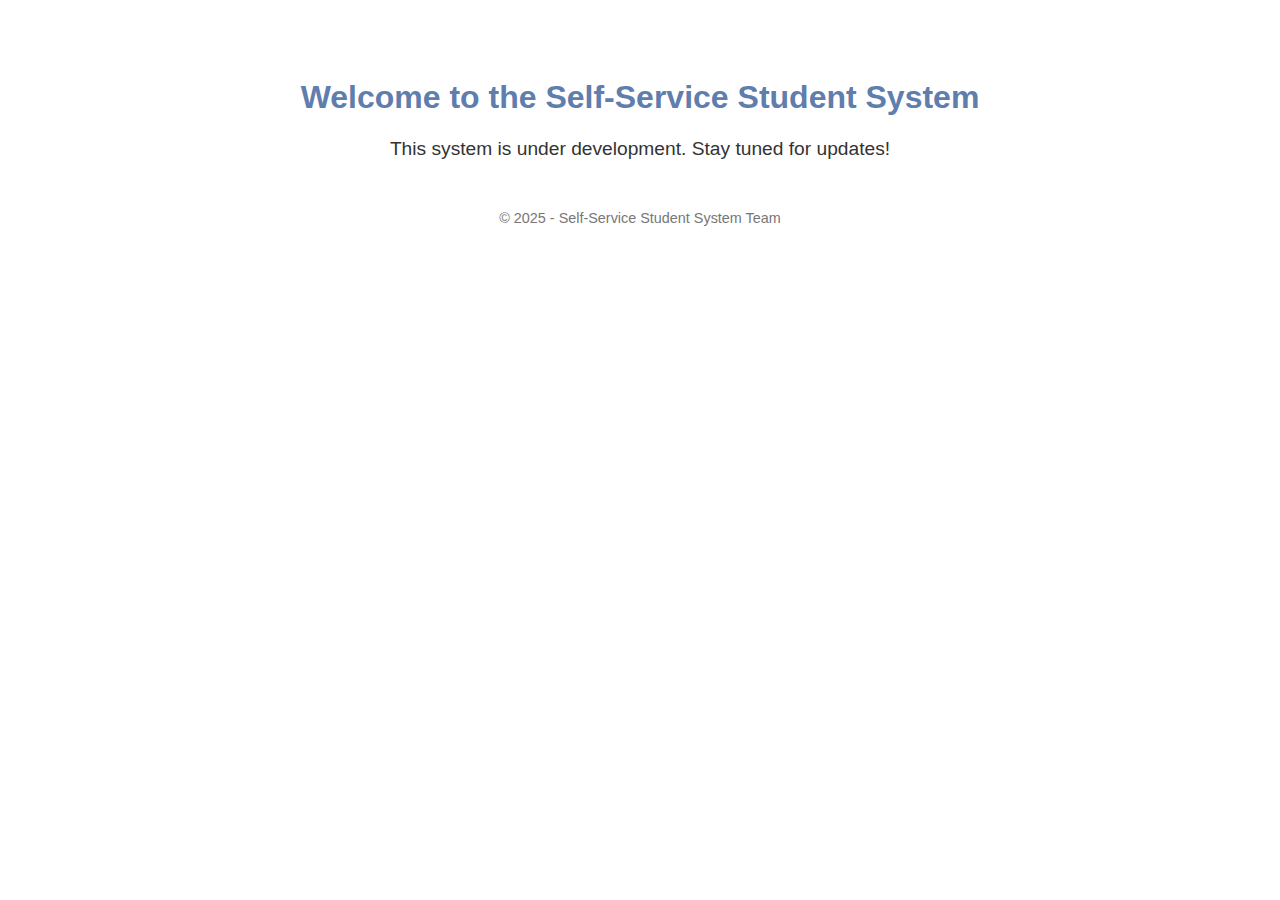
<file: index.html>
<!DOCTYPE html>
<html lang="en">
<head>
    <meta charset="UTF-8">
    <meta name="viewport" content="width=device-width, initial-scale=1.0">
    <title>Self-Service Student System</title>
    <style>
        body {
            font-family: Arial, sans-serif;
            text-align: center;
            padding: 50px;
        }
        h1 {
            color: #5f7dad;
        }
        p {
            font-size: 1.2em;
            color: #333;
        }
        footer {
            margin-top: 50px;
            font-size: 0.9em;
            color: #777;
        }
    </style>
</head>
<body>
    <h1>Welcome to the Self-Service Student System</h1>
    <p>This system is under development. Stay tuned for updates!</p>
    <footer>
        &copy; 2025 - Self-Service Student System Team
    </footer>
</body>
</html>
</file>
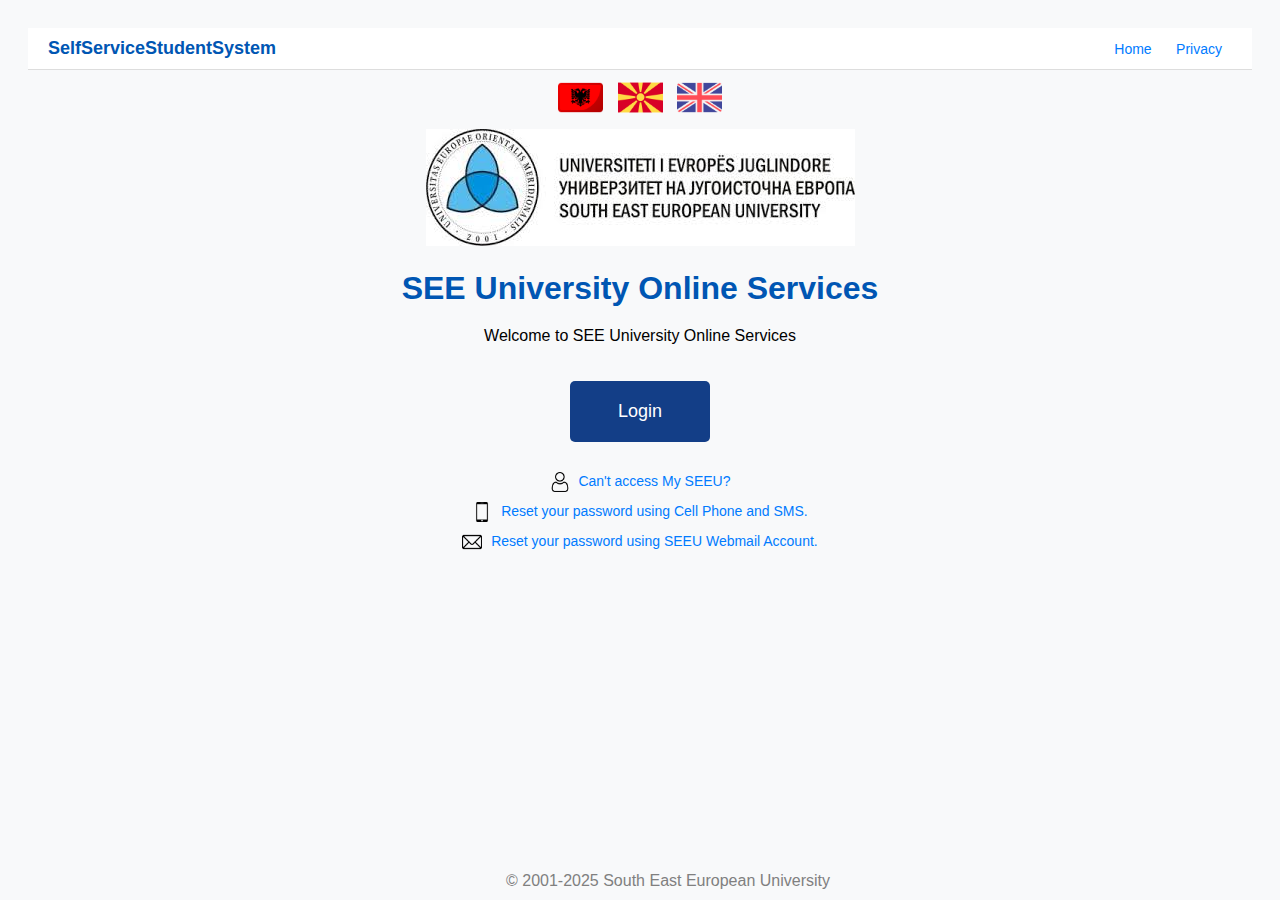
<file: homepage.html>
<!DOCTYPE html>
<html lang="en">
<head>
    <meta charset="UTF-8">
    <meta name="viewport" content="width=device-width, initial-scale=1.0">
    <title>Login Page</title>
    <style>
        body {
            font-family: Verdana, sans-serif;
            text-align: center;
            background-color: #f8f9fa;
            padding: 20px;
        }
        .header {
            display: flex;
            justify-content: space-between;
            align-items: center;
            padding: 10px 20px;
            background-color: #fff;
            border-bottom: 1px solid #ddd;
        }
        .header h1 {
            font-size: 18px;
            margin: 0;
        }
        .header nav a {
            margin: 0 10px;
            text-decoration: none;
            color: #007bff;
            font-size: 14px;
        }
        .flags img {
            width: 45px;
            margin: 5px;
        }
        .flags a {
            text-decoration: none;
        }
        h1 {
            color: #0056b3;
            margin: 20px 0;
        }
        .login-btn {
            display: inline-block;
            margin: 20px 0;
            padding: 20px 20px;
            background-color: #133E87;
            color: #fff;
            border: none;
            border-radius: 5px;
            font-size: 18px;
            text-decoration: none;
            cursor: pointer;
            width: 100px;
            text-align: center;
            white-space: nowrap;
        }
        .login-btn:hover {
            background-color: #0056b3;
        }
        .support p {
            margin: 10px 0;
            font-size: 14px;
            color: #555;
        }
        .support a {
            color: #007bff;
            text-decoration: none;
        }
        .support a:hover {
            text-decoration: underline;
        }
        .modal {
            display: none;
            position: fixed;
            z-index: 1;
            left: 0;
            top: 0;
            width: 100%;
            height: 100%;
            overflow: auto;
            background-color: rgba(0, 0, 0, 0.4);
        }
        .modal-content {
            background-color: #fff;
            margin: 15% auto;
            padding: 20px;
            border: 1px solid #888;
            width: 50%;
            border-radius: 10px;
            text-align: center;
            box-shadow: 0 4px 8px rgba(0, 0, 0, 0.2);
        }
        .close {
            color: #aaa;
            float: right;
            font-size: 28px;
            font-weight: bold;
            cursor: pointer;
        }
        .close:hover,
        .close:focus {
            color: black;
            text-decoration: none;
            cursor: pointer;
        }

        footer {
            margin-top: 30px;
            position: fixed;
            bottom: 0;
            width: 100%;
            background-color: #f8f9fa;
            text-align: center;
            color: gray;
            padding: 10px 0;
        }
    </style>
</head>
<body>
    
    <div class="header">
        <h1>SelfServiceStudentSystem</h1>
        <nav>
            <a href="#">Home</a>
            <a href="#">Privacy</a>
        </nav>
    </div>

    <div class="flags">
        <a href="#" data-lang="sq" title="Shqip">
            <img src="/images/flag-al.png" alt="Shqip">
        </a>
        <a href="#" data-lang="mk" title="Македонски">
            <img src="/images/flag-mk.png" alt="Македонски">
        </a>
        <a href="#" data-lang="en" title="English">
            <img src="/images/flag-uk.png" alt="English">
        </a>
    </div>

    <img src="/images/university-logo.png" alt="University Logo" class="university-logo">

    <h1 id="title">SEE University Online Services</h1>
    <p id="welcome">Welcome to SEE University Online Services</p>
    <a href="loginpage.html" id="login-btn" class="login-btn">Login</a>

    <div class="support">
        <p id="cant-access">
            <a href="#" onclick="openModal('modal-cant-access')">
                <span class="icon">
                    <img src="/images/user.png" alt="Account Icon" style="width: 20px; vertical-align:middle; margin-right: 5px;">
                </span>
                <span class="text">Can't access My SEEU?</span>
            </a>
        </p>
        <p id="reset-sms">
            <a href="#" onclick="openModal('modal-reset-sms')">
                <span class="icon">
                    <img src="/images/phone-icon.png" alt="Phone Icon" style="width: 20px; vertical-align: middle; margin-right: 5px;">
                </span>
                <span class="text">Reset your password using Cell Phone and SMS.</span>
            </a>
        </p>
        <p id="reset-email">
            <a href="#" onclick="openModal('modal-reset-email')">
                <span class="icon">
                    <img src="/images/email-icon.png" alt="Email Icon" style="width: 20px; vertical-align: middle; margin-right: 5px;">
                </span>
                <span class="text">Reset your password using SEEU Webmail Account.</span>
            </a>
        </p>
    </div>

   
    <div id="modal-cant-access" class="modal">
        <div class="modal-content">
            <span class="close" onclick="closeModal('modal-cant-access')">&times;</span>
            <h2></h2>
            <p></p>
            <input type="text" id="phone-number" placeholder="Enter your phone number" style="padding: 8px; width: 80%; margin: 10px 0;">
            <button onclick="sendPhoneNumber()">Send</button>
            <button onclick="closeModal('modal-cant-access')">Close</button>
        </div>
    </div>

    <div id="modal-reset-sms" class="modal">
        <div class="modal-content">
            <span class="close" onclick="closeModal('modal-reset-sms')">&times;</span>
            <h2></h2>
            <p></p>
            <input type="text" id="sms-phone-number" placeholder="Enter your phone number" style="padding: 8px; width: 80%; margin: 10px 0;">
            <button onclick="sendSMS()">Send</button>
            <button onclick="closeModal('modal-reset-sms')">Close</button>
        </div>
    </div>

    <div id="modal-reset-email" class="modal">
        <div class="modal-content">
            <span class="close" onclick="closeModal('modal-reset-email')">&times;</span>
            <h2></h2>
            <p></p>
            <input type="email" id="email-address" placeholder="Enter your email address" style="padding: 8px; width: 80%; margin: 10px 0;">
            <button onclick="sendEmail()">Send</button>
            <button onclick="closeModal('modal-reset-email')">Close</button>
        </div>
    </div>

    <script>
        const translations = {
            en: {
                title: "SEE University Online Services",
                welcome: "Welcome to SEE University Online Services",
                login: "Login",
                cantAccess: "Can't access My SEEU?",
                resetSMS: "Reset your password using Cell Phone and SMS.",
                resetEmail: "Reset your password using SEEU Webmail Account."
            },
            sq: {
                title: "Shërbimet Online të Universitetit",
                welcome: "Mirësevini në Shërbimet Online të Universitetit",
                login: "Hyr",
                cantAccess: "Nuk mund të qaseni në My SEEU?",
                resetSMS: "Rivendosni fjalëkalimin duke përdorur celular dhe SMS.",
                resetEmail: "Rivendosni fjalëkalimin duke përdorur SEEU Webmail."
            },
            mk: {
                title: "Услуги на Универзитетот",
                welcome: "Добредојдовте во Онлајн Услугите на Универзитетот",
                login: "Најава",
                cantAccess: "Не можете да пристапите до My SEEU?",
                resetSMS: "Ресетирајте ја лозинката користејќи мобилен телефон и СМС.",
                resetEmail: "Ресетирајте ја лозинката користејќи SEEU Webmail."
            }
        };

        let currentLanguage = "en";

        function changeLanguage(lang) {
            currentLanguage = lang;
            document.getElementById("title").textContent = translations[lang].title;
            document.getElementById("welcome").textContent = translations[lang].welcome;
            document.getElementById("login-btn").textContent = translations[lang].login;
            document.getElementById("cant-access").querySelector('.text').textContent = translations[lang].cantAccess;
            document.getElementById("reset-sms").querySelector('.text').textContent = translations[lang].resetSMS;
            document.getElementById("reset-email").querySelector('.text').textContent = translations[lang].resetEmail;
        }

        function openModal(id) {
            const modal = document.getElementById(id);
            modal.style.display = "block";
            const titleKey = id === "modal-cant-access" ? "cantAccess" : id === "modal-reset-sms" ? "resetSMS" : "resetEmail";
            modal.querySelector("h2").textContent = translations[currentLanguage][titleKey];
            modal.querySelector("p").textContent = translations[currentLanguage][titleKey];
        }

        function closeModal(id) {
            document.getElementById(id).style.display = "none";
        }

        document.querySelectorAll('.flags a').forEach(flag => {
            flag.addEventListener('click', e => {
                e.preventDefault();
                changeLanguage(flag.getAttribute('data-lang'));
            });
        });

        function sendPhoneNumber() {
            const phoneNumber = document.getElementById("phone-number").value;
            alert(`Phone number sent: ${phoneNumber}`);
        }

        function sendSMS() {
            const smsPhoneNumber = document.getElementById("sms-phone-number").value;
            alert(`SMS sent to: ${smsPhoneNumber}`);
        }

        function sendEmail() {
            const emailAddress = document.getElementById("email-address").value;
            alert(`Email sent to: ${emailAddress}`);
        }

        window.onclick = function (event) {
            document.querySelectorAll(".modal").forEach(modal => {
                if (event.target === modal) {
                    modal.style.display = "none";
                }
            });
        };
    </script>

    <footer>
        &copy; 2001-2025 South East European University
    </footer>
</body>
</html>
</file>
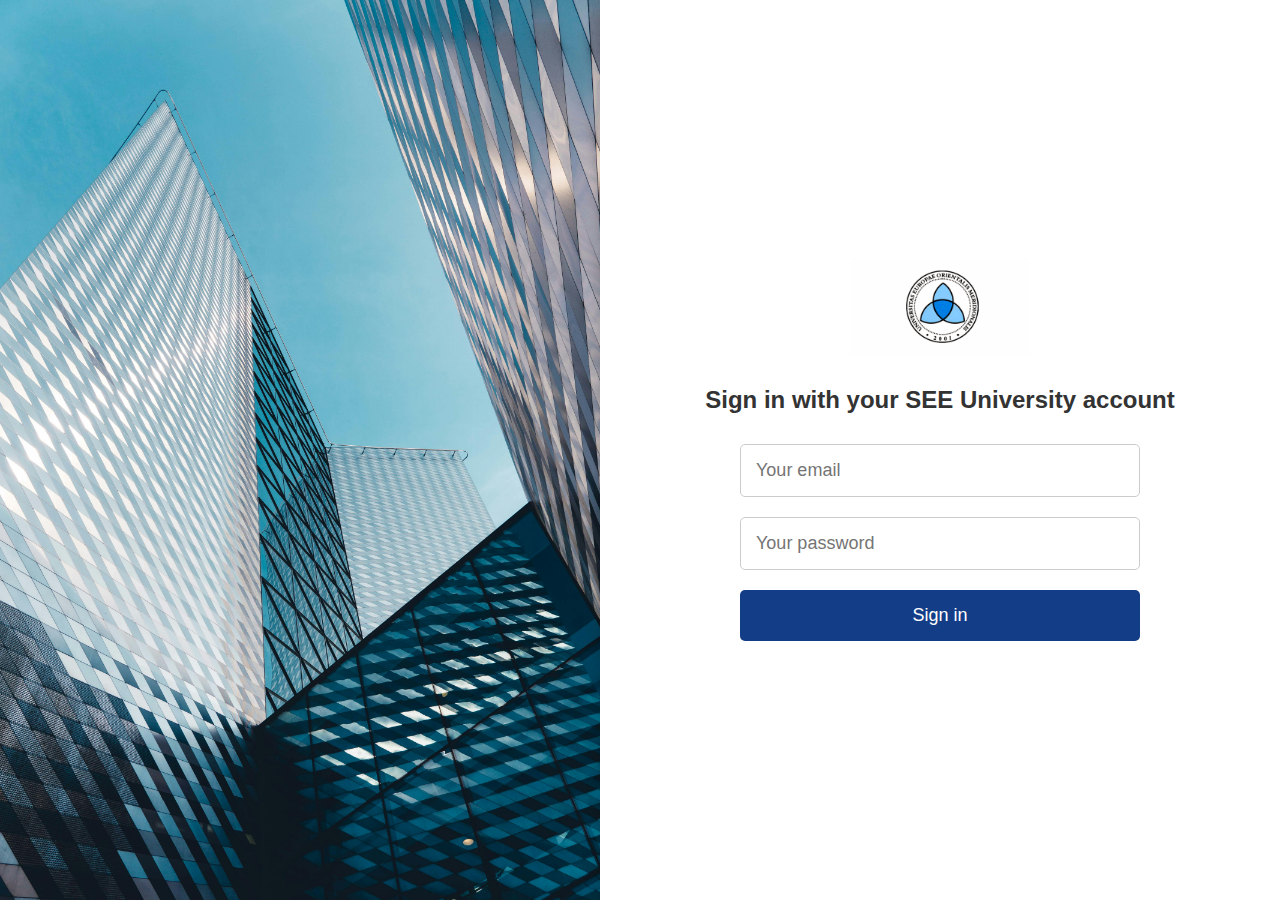
<file: loginpage.html>
<!DOCTYPE html>
<html lang="en">
<head>
  <meta charset="UTF-8">
  <meta name="viewport" content="width=device-width, initial-scale=1.0">
  <title>SEE University Login</title>
  <style>
    * {
      margin: 0;
      padding: 0;
      box-sizing: border-box;
    }

    body {
      font-family: Arial, sans-serif;
      height: 100vh;
      display: flex;
      background-color: #e6f0ff;
    }

    .container {
      display: flex;
      width: 100%;
      height: 100vh;
    }

    .left-section {
      flex: 1;
      background: url('/images/background.jpg') no-repeat center center;
      background-size: cover;
    }

    .right-section {
      flex: 1;
      background-color: white;
      display: flex;
      flex-direction: column;
      align-items: center;
      justify-content: center;
      padding: 40px;
      box-shadow: -5px 0 10px rgba(0, 0, 0, 0.1);
    }

    .right-section .logo {
      width: 180px; /* Rritja e logos në 180px */
      height: auto;
      margin-bottom: 30px;
    }

    .right-section h2 {
      font-size: 24px;
      color: #333;
      margin-bottom: 30px;
      text-align: center;
    }

    form {
      width: 100%;
      max-width: 400px;
      display: flex;
      flex-direction: column;
    }

    input {
      padding: 15px;
      font-size: 18px;
      margin-bottom: 20px;
      border: 1px solid #ccc;
      border-radius: 5px;
    }

    button {
      padding: 15px;
      font-size: 18px;
      color: white;
      background-color: #133E87;
      border: none;
      border-radius: 5px;
      cursor: pointer;
      transition: background-color 0.3s;
    }

    button:hover {
      background-color: #466d8a;
    }
  </style>
</head>
<body>
  <div class="container">

    <div class="left-section"></div>
    

    <div class="right-section">
      <img src="/images/uni-logo.png" alt="University Logo" class="logo">
      <h2>Sign in with your SEE University account</h2>
      <form action="#" method="post">
        <input type="email" placeholder="Your email"  required>
        <input type="password" placeholder="Your password" required>
        <button type="submit">Sign in</button>
      </form>
    </div>
  </div>
</body>
</html>
</file>
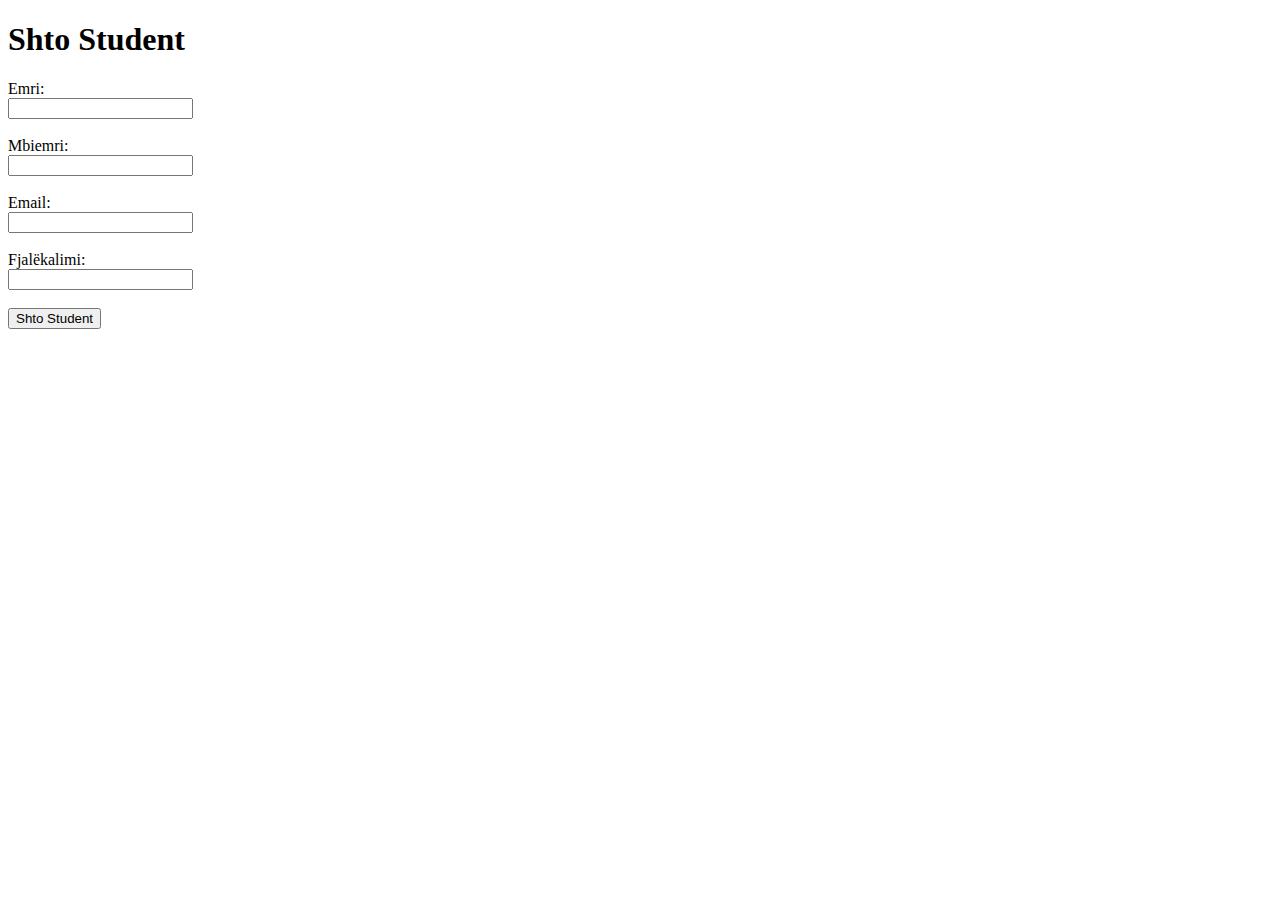
<file: Properties/wwwroot/AddStudent.html>
﻿<!DOCTYPE html>
<html lang="en">
<head>
    <meta charset="UTF-8">
    <meta name="viewport" content="width=device-width, initial-scale=1.0">
    <title>Shto Student</title>
</head>
<body>
    <h1>Shto Student</h1>
    <form id="addStudentForm">
        <label for="firstName">Emri:</label><br>
        <input type="text" id="firstName" name="firstName" required><br><br>

        <label for="lastName">Mbiemri:</label><br>
        <input type="text" id="lastName" name="lastName" required><br><br>

        <label for="email">Email:</label><br>
        <input type="email" id="email" name="email" required><br><br>

        <label for="password">Fjalëkalimi:</label><br>
        <input type="password" id="password" name="password" required><br><br>

        <button type="submit">Shto Student</button>
    </form>

    <script>
        document.getElementById("addStudentForm").addEventListener("submit", function(event) {
            event.preventDefault();

            const student = {
                firstName: document.getElementById("firstName").value,
                lastName: document.getElementById("lastName").value,
                email: document.getElementById("email").value,
                password: document.getElementById("password").value
            };

            fetch("https://localhost:7075/api/Students", {
                method: "POST",
                headers: {
                    "Content-Type": "application/json"
                },
                body: JSON.stringify(student)
            })
            .then(response => response.json())
            .then(data => {
                alert("Studenti u shtua me sukses!");
                console.log(data);
            })
            .catch(error => {
                alert("Ndodhi një gabim gjatë shtimit të studentit.");
                console.error(error);
            });
        });
    </script>
</body>
</html>
</file>
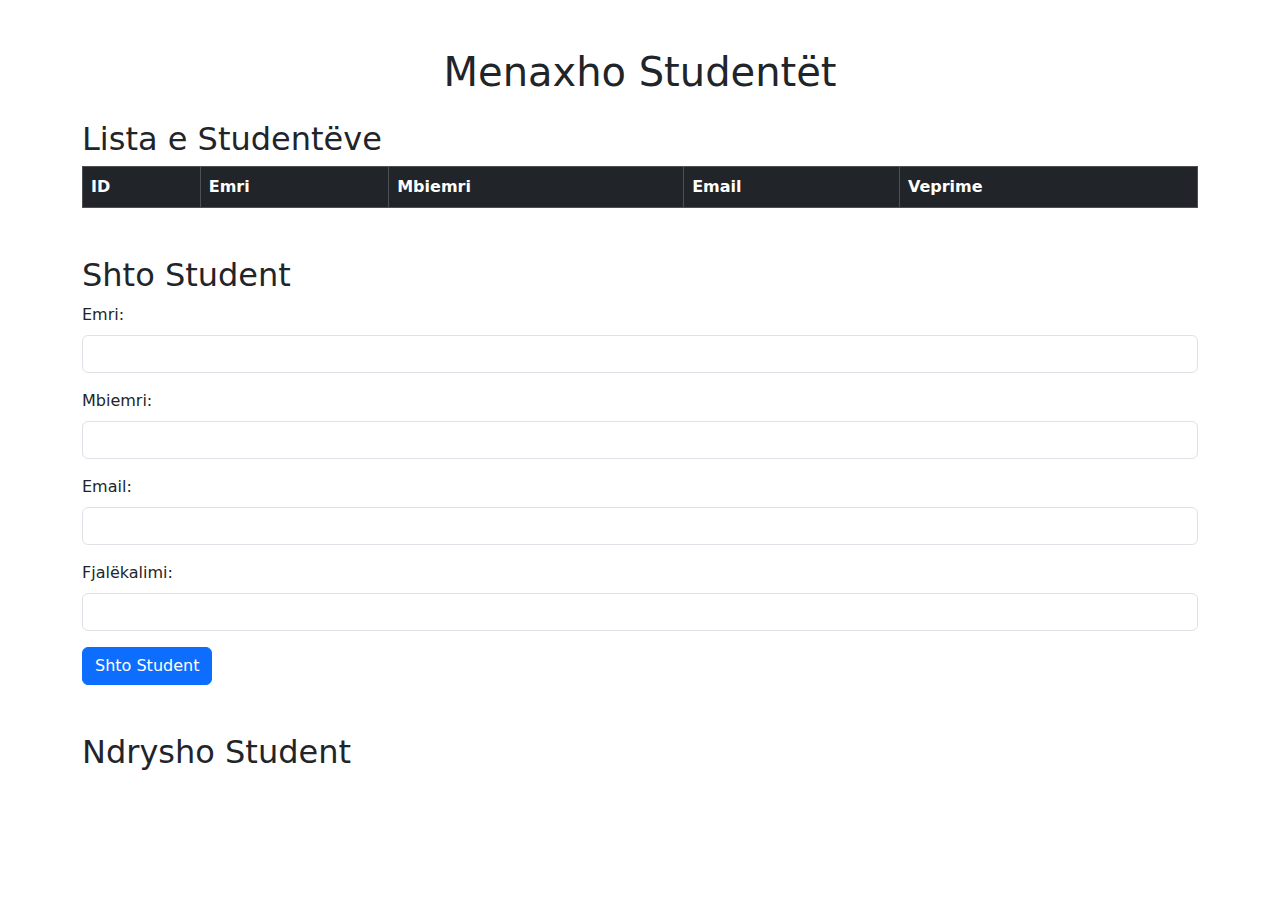
<file: Properties/wwwroot/ManagesStudents.html>
﻿<!DOCTYPE html>
<html lang="en">
<head>
    <meta charset="UTF-8">
    <meta name="viewport" content="width=device-width, initial-scale=1.0">
    <title>Menaxhimi i Studentëve</title>
    <!-- Bootstrap CSS -->
    <link href="https://cdn.jsdelivr.net/npm/bootstrap@5.3.0-alpha3/dist/css/bootstrap.min.css" rel="stylesheet">
</head>
<body class="container my-5">
    <h1 class="text-center mb-4">Menaxho Studentët</h1>

    <!-- Lista e Studentëve -->
    <h2>Lista e Studentëve</h2>
    <table class="table table-bordered">
        <thead class="table-dark">
            <tr>
                <th>ID</th>
                <th>Emri</th>
                <th>Mbiemri</th>
                <th>Email</th>
                <th>Veprime</th>
            </tr>
        </thead>
        <tbody id="studentsTable">
            <!-- Rreshtat do të shtohen automatikisht -->
        </tbody>
    </table>

    <!-- Forma për shtim -->
    <h2 class="mt-5">Shto Student</h2>
    <form id="addStudentForm" class="mb-4">
        <div class="mb-3">
            <label for="firstName" class="form-label">Emri:</label>
            <input type="text" id="firstName" name="firstName" class="form-control" required>
        </div>
        <div class="mb-3">
            <label for="lastName" class="form-label">Mbiemri:</label>
            <input type="text" id="lastName" name="lastName" class="form-control" required>
        </div>
        <div class="mb-3">
            <label for="email" class="form-label">Email:</label>
            <input type="email" id="email" name="email" class="form-control" required>
        </div>
        <div class="mb-3">
            <label for="password" class="form-label">Fjalëkalimi:</label>
            <input type="password" id="password" name="password" class="form-control" required>
        </div>
        <button type="submit" class="btn btn-primary">Shto Student</button>
    </form>

    <!-- Forma për ndryshim -->
    <h2 class="mt-5">Ndrysho Student</h2>
    <form id="editStudentForm" style="display: none;" class="mb-4">
        <input type="hidden" id="editStudentId">
        <div class="mb-3">
            <label for="editFirstName" class="form-label">Emri:</label>
            <input type="text" id="editFirstName" class="form-control" required>
        </div>
        <div class="mb-3">
            <label for="editLastName" class="form-label">Mbiemri:</label>
            <input type="text" id="editLastName" class="form-control" required>
        </div>
        <div class="mb-3">
            <label for="editEmail" class="form-label">Email:</label>
            <input type="email" id="editEmail" class="form-control" required>
        </div>
        <button type="submit" class="btn btn-success">Ruaj Ndryshimet</button>
        <button type="button" class="btn btn-secondary" onclick="cancelEdit()">Anulo</button>
    </form>

    <!-- Script-at -->
    <script>
        // Merr listën e studentëve dhe shfaq në tabelë
        function fetchStudents() {
            fetch("https://localhost:7075/api/Students")
                .then(response => response.json())
                .then(data => {
                    const tableBody = document.getElementById("studentsTable");
                    tableBody.innerHTML = ""; // Pastro tabelën
                    data.forEach(student => {
                        const row = document.createElement("tr");
                        row.innerHTML = `
                                <td>${student.id}</td>
                                <td>${student.firstName}</td>
                                <td>${student.lastName}</td>
                                <td>${student.email}</td>
                                <td>
                                    <button class="btn btn-warning btn-sm" onclick="editStudent(${student.id}, '${student.firstName}', '${student.lastName}', '${student.email}')">Ndrysho</button>
                                    <button class="btn btn-danger btn-sm" onclick="deleteStudent(${student.id})">Fshi</button>
                                </td>
                            `;
                        tableBody.appendChild(row);
                    });
                })
                .catch(error => console.error("Gabim gjatë marrjes së studentëve:", error));
        }

        // Shto një student të ri
        document.getElementById("addStudentForm").addEventListener("submit", function (event) {
            event.preventDefault();

            const student = {
                firstName: document.getElementById("firstName").value,
                lastName: document.getElementById("lastName").value,
                email: document.getElementById("email").value,
                password: document.getElementById("password").value
            };

            fetch("https://localhost:7075/api/Students", {
                method: "POST",
                headers: {
                    "Content-Type": "application/json"
                },
                body: JSON.stringify(student)
            })
                .then(() => {
                    alert("Studenti u shtua me sukses!");
                    fetchStudents();
                })
                .catch(error => console.error("Gabim gjatë shtimit të studentit:", error));
        });

        // Fshi një student
        function deleteStudent(id) {
            if (!confirm("A je i sigurt që dëshiron të fshish këtë student?")) return;

            fetch(`https://localhost:7075/api/Students/${id}`, {
                method: "DELETE"
            })
                .then(() => {
                    alert("Studenti u fshi me sukses!");
                    fetchStudents();
                })
                .catch(error => console.error("Gabim gjatë fshirjes së studentit:", error));
        }

        // Edito një student
        function editStudent(id, firstName, lastName, email) {
            document.getElementById("editStudentForm").style.display = "block";
            document.getElementById("editStudentId").value = id;
            document.getElementById("editFirstName").value = firstName;
            document.getElementById("editLastName").value = lastName;
            document.getElementById("editEmail").value = email;
        }

        // Ruaj ndryshimet e studentit
        document.getElementById("editStudentForm").addEventListener("submit", function (event) {
            event.preventDefault();

            const id = document.getElementById("editStudentId").value;
            const updatedStudent = {
                firstName: document.getElementById("editFirstName").value,
                lastName: document.getElementById("editLastName").value,
                email: document.getElementById("editEmail").value
            };

            fetch(`https://localhost:7075/api/Students/${id}`, {
                method: "PUT",
                headers: {
                    "Content-Type": "application/json"
                },
                body: JSON.stringify(updatedStudent)
            })
                .then(() => {
                    alert("Të dhënat e studentit u përditësuan me sukses!");
                    fetchStudents();
                    cancelEdit();
                })
                .catch(error => console.error("Gabim gjatë përditësimit të studentit:", error));
        });

        // Anulo ndryshimin
        function cancelEdit() {
            document.getElementById("editStudentForm").reset();
            document.getElementById("editStudentForm").style.display = "none";
        }

        // Ngarko studentët kur faqja hapet
        fetchStudents();
    </script>
</body>
</html>
</file>
